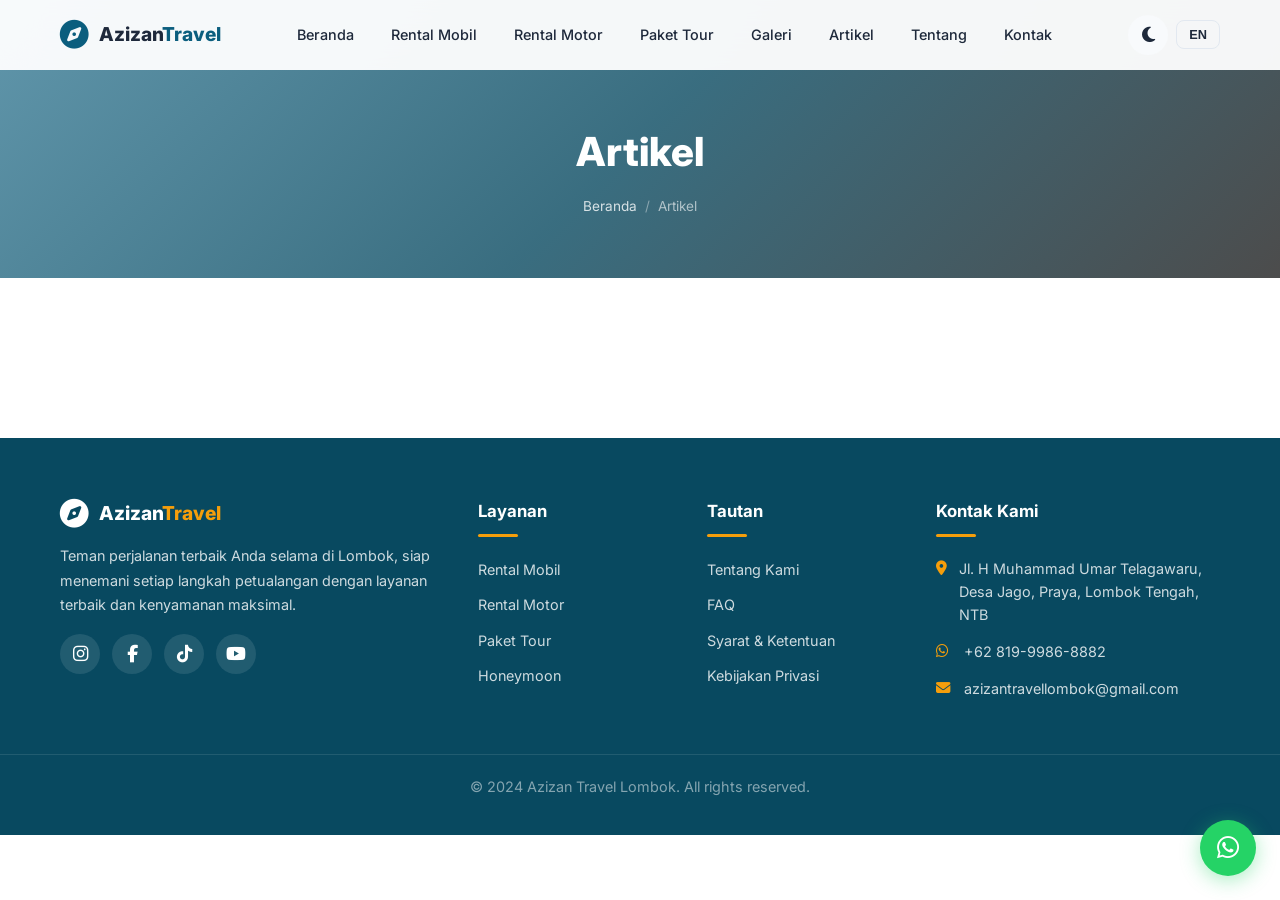
<file: artikel-detail.html>
<!DOCTYPE html>
<html lang="id">
<head>
  <meta charset="UTF-8">
  <meta name="viewport" content="width=device-width, initial-scale=1.0">
  <title>Artikel - Azizan Travel Lombok</title>
  <link rel="canonical" href="https://romadhanbp.github.io/azizantravellombok/artikel-detail.html">
  <link rel="preconnect" href="https://fonts.googleapis.com">
  <link rel="preconnect" href="https://fonts.gstatic.com" crossorigin>
  <link href="https://fonts.googleapis.com/css2?family=Inter:wght@400;500;600;700;800;900&display=swap" rel="stylesheet">
  <link rel="stylesheet" href="https://cdnjs.cloudflare.com/ajax/libs/font-awesome/6.5.1/css/all.min.css">
  <link rel="stylesheet" href="css/style.css">
</head>
<body>
  <nav class="navbar" role="navigation" aria-label="Navigasi utama">
    <div class="container">
      <a href="index.html" class="logo" aria-label="Azizan Travel Lombok">
        <i class="fas fa-compass" style="font-size:1.8rem"></i>
        <span>Azizan<span style="color:var(--primary)">Travel</span></span>
      </a>
      <ul class="nav-links">
        <li><a href="index.html" data-i18n="nav.home">Beranda</a></li>
        <li><a href="rental-mobil.html" data-i18n="nav.rental_mobil">Rental Mobil</a></li>
        <li><a href="rental-motor.html" data-i18n="nav.rental_motor">Rental Motor</a></li>
        <li><a href="paket-tour.html" data-i18n="nav.paket_tour">Paket Tour</a></li>
        <li><a href="galeri.html" data-i18n="nav.galeri">Galeri</a></li>
        <li><a href="artikel.html" data-i18n="nav.artikel">Artikel</a></li>
        <li><a href="tentang-kami.html" data-i18n="nav.tentang">Tentang</a></li>
        <li><a href="kontak-kami.html" data-i18n="nav.kontak">Kontak</a></li>
      </ul>
      <div class="nav-actions">
        <button class="theme-toggle" aria-label="Toggle dark mode"><i class="fas fa-moon"></i></button>
        <button class="lang-toggle">EN</button>
        <button class="hamburger" aria-label="Toggle menu">
          <span></span><span></span><span></span>
        </button>
      </div>
    </div>
  </nav>

  <div class="page-header has-img" style="background-image:url('https://images.unsplash.com/photo-1432821596592-e2c18b78144f?w=1400&h=500&fit=crop&fm=webp')">
    <div class="container">
      <h1 id="article-title-header">Artikel</h1>
      <div class="breadcrumb">
        <a href="index.html" data-i18n="breadcrumb.home">Beranda</a>
        <span class="sep">/</span>
        <span>Artikel</span>
      </div>
    </div>
  </div>

  <section class="section">
    <div class="container" style="max-width:800px" id="article-content"></div>
  </section>

  <footer>
    <div class="container">
      <div>
        <div class="logo" style="display:flex;align-items:center;gap:10px;font-weight:800;font-size:1.2rem;color:#fff;margin-bottom:16px">
          <i class="fas fa-compass" style="font-size:1.8rem"></i>
          <span>Azizan<span style="color:var(--secondary)">Travel</span></span>
        </div>
        <p data-i18n="footer.desc">Teman perjalanan terbaik Anda selama di Lombok, siap menemani setiap langkah petualangan dengan layanan terbaik dan kenyamanan maksimal.</p>
        <div class="social-links">
          <a href="https://instagram.com/azizantravellombok" target="_blank" aria-label="Instagram"><i class="fab fa-instagram"></i></a>
          <a href="https://facebook.com/azizantravellombok" target="_blank" aria-label="Facebook"><i class="fab fa-facebook-f"></i></a>
          <a href="https://tiktok.com/@azizantravellombok" target="_blank" aria-label="TikTok"><i class="fab fa-tiktok"></i></a>
          <a href="https://youtube.com/@azizantravellombok" target="_blank" aria-label="YouTube"><i class="fab fa-youtube"></i></a>
        </div>
      </div>
      <div>
        <h4 data-i18n="footer.layanan">Layanan</h4>
        <ul class="footer-links">
          <li><a href="rental-mobil.html" data-i18n="nav.rental_mobil">Rental Mobil</a></li>
          <li><a href="rental-motor.html" data-i18n="nav.rental_motor">Rental Motor</a></li>
          <li><a href="paket-tour.html" data-i18n="nav.paket_tour">Paket Tour</a></li>
          <li><a href="paket-tour.html" data-i18n="nav.honeymoon">Honeymoon</a></li>
        </ul>
      </div>
      <div>
        <h4 data-i18n="footer.links">Tautan</h4>
        <ul class="footer-links">
          <li><a href="tentang-kami.html" data-i18n="footer.tentang">Tentang Kami</a></li>
          <li><a href="faq.html" data-i18n="footer.faq">FAQ</a></li>
          <li><a href="syarat-ketentuan.html" data-i18n="footer.syarat">Syarat & Ketentuan</a></li>
          <li><a href="kebijakan-privasi.html" data-i18n="footer.privasi">Kebijakan Privasi</a></li>
        </ul>
      </div>
      <div>
        <h4 data-i18n="footer.kontak">Kontak Kami</h4>
        <ul class="contact-info">
          <li><i class="fas fa-map-marker-alt"></i> <span>Jl. H Muhammad Umar Telagawaru, Desa Jago, Praya, Lombok Tengah, NTB</span></li>
          <li><i class="fab fa-whatsapp"></i> <span>+62 819-9986-8882</span></li>
          <li><i class="fas fa-envelope"></i> <span>azizantravellombok@gmail.com</span></li>
        </ul>
      </div>
    </div>
    <div class="footer-bottom">
      <p>&copy; 2024 <span data-i18n="footer.copyright">Azizan Travel Lombok. All rights reserved.</span></p>
    </div>
  </footer>

  <a href="https://wa.me/6281999868882?text=Halo Azizan Travel Lombok, Saya Ingin Bertanya." target="_blank" class="whatsapp-float" aria-label="Chat WhatsApp">
    <i class="fab fa-whatsapp"></i>
  </a>

  <script src="js/i18n.js"></script>
  <script src="js/armada-data.js"></script>
  <script src="js/tour-data.js"></script>
  <script src="js/galeri-data.js"></script>
  <script src="js/main.js"></script>
</body>
</html>
</file>
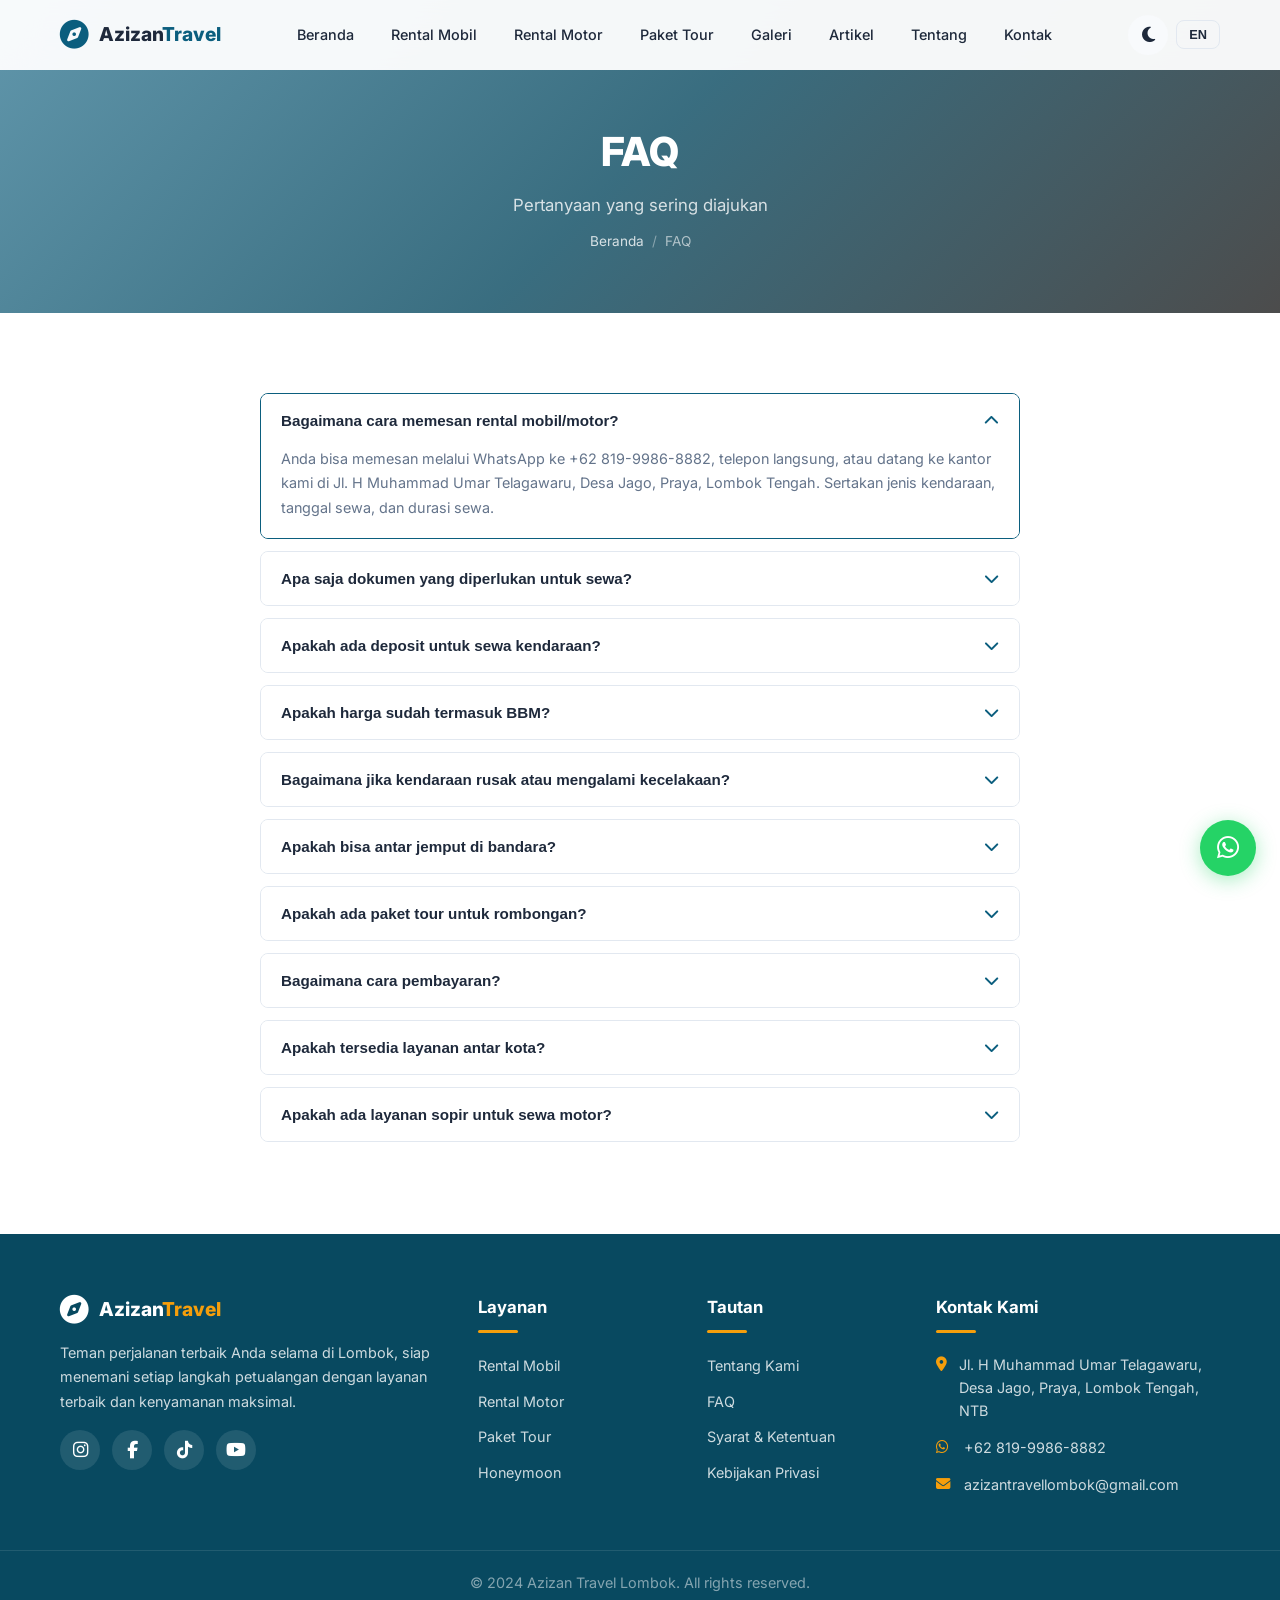
<file: faq.html>
<!DOCTYPE html>
<html lang="id">
<head>
  <meta charset="UTF-8">
  <meta name="viewport" content="width=device-width, initial-scale=1.0">
  <title>FAQ - Azizan Travel Lombok</title>
  <meta name="description" content="Pertanyaan yang sering diajukan tentang rental mobil, paket tour, dan layanan Azizan Travel Lombok.">
  <link rel="canonical" href="https://romadhanbp.github.io/azizantravellombok/faq.html">
  <link rel="preconnect" href="https://fonts.googleapis.com">
  <link rel="preconnect" href="https://fonts.gstatic.com" crossorigin>
  <link href="https://fonts.googleapis.com/css2?family=Inter:wght@400;500;600;700;800;900&display=swap" rel="stylesheet">
  <link rel="stylesheet" href="https://cdnjs.cloudflare.com/ajax/libs/font-awesome/6.5.1/css/all.min.css">
  <link rel="stylesheet" href="css/style.css">
</head>
<body>
  <nav class="navbar" role="navigation" aria-label="Navigasi utama">
    <div class="container">
      <a href="index.html" class="logo" aria-label="Azizan Travel Lombok">
        <i class="fas fa-compass" style="font-size:1.8rem"></i>
        <span>Azizan<span style="color:var(--primary)">Travel</span></span>
      </a>
      <ul class="nav-links">
        <li><a href="index.html" data-i18n="nav.home">Beranda</a></li>
        <li><a href="rental-mobil.html" data-i18n="nav.rental_mobil">Rental Mobil</a></li>
        <li><a href="rental-motor.html" data-i18n="nav.rental_motor">Rental Motor</a></li>
        <li><a href="paket-tour.html" data-i18n="nav.paket_tour">Paket Tour</a></li>
        <li><a href="galeri.html" data-i18n="nav.galeri">Galeri</a></li>
        <li><a href="artikel.html" data-i18n="nav.artikel">Artikel</a></li>
        <li><a href="tentang-kami.html" data-i18n="nav.tentang">Tentang</a></li>
        <li><a href="kontak-kami.html" data-i18n="nav.kontak">Kontak</a></li>
      </ul>
      <div class="nav-actions">
        <button class="theme-toggle" aria-label="Toggle dark mode"><i class="fas fa-moon"></i></button>
        <button class="lang-toggle">EN</button>
        <button class="hamburger" aria-label="Toggle menu">
          <span></span><span></span><span></span>
        </button>
      </div>
    </div>
  </nav>

  <div class="page-header has-img" style="background-image:url('https://images.unsplash.com/photo-1499750310107-5fef28a66643?w=1400&h=500&fit=crop&fm=webp')">
    <div class="container">
      <h1 data-i18n="faq_page.title">FAQ</h1>
      <p data-i18n="faq_page.subtitle">Pertanyaan yang sering diajukan</p>
      <div class="breadcrumb">
        <a href="index.html" data-i18n="breadcrumb.home">Beranda</a>
        <span class="sep">/</span>
        <span data-i18n="faq_page.title">FAQ</span>
      </div>
    </div>
  </div>

  <section class="section">
    <div class="container" style="max-width:800px">
      <div class="faq-item active">
        <button class="faq-question"><span>Bagaimana cara memesan rental mobil/motor?</span> <i class="fas fa-chevron-down"></i></button>
        <div class="faq-answer">Anda bisa memesan melalui WhatsApp ke +62 819-9986-8882, telepon langsung, atau datang ke kantor kami di Jl. H Muhammad Umar Telagawaru, Desa Jago, Praya, Lombok Tengah. Sertakan jenis kendaraan, tanggal sewa, dan durasi sewa.</div>
      </div>
      <div class="faq-item">
        <button class="faq-question"><span>Apa saja dokumen yang diperlukan untuk sewa?</span> <i class="fas fa-chevron-down"></i></button>
        <div class="faq-answer">Untuk sewa mobil/motor, Anda perlu menyertakan KTP asli dan SIM (SIM A untuk mobil, SIM C untuk motor). Untuk wisatawan asing, paspor dan SIM internasional diperlukan.</div>
      </div>
      <div class="faq-item">
        <button class="faq-question"><span>Apakah ada deposit untuk sewa kendaraan?</span> <i class="fas fa-chevron-down"></i></button>
        <div class="faq-answer">Ya, kami meminta deposit berupa uang tunai atau jaminan KTP untuk setiap penyewaan. Deposit akan dikembalikan setelah kendaraan dikembalikan dalam kondisi baik.</div>
      </div>
      <div class="faq-item">
        <button class="faq-question"><span>Apakah harga sudah termasuk BBM?</span> <i class="fas fa-chevron-down"></i></button>
        <div class="faq-answer">Untuk paket lepas kunci, harga belum termasuk BBM. Sedangkan paket dengan driver (Inc. Driver+BBM) sudah termasuk BBM dan biaya sopir.</div>
      </div>
      <div class="faq-item">
        <button class="faq-question"><span>Bagaimana jika kendaraan rusak atau mengalami kecelakaan?</span> <i class="fas fa-chevron-down"></i></button>
        <div class="faq-answer">Kerusakan ringan akibat pemakaian normal menjadi tanggungan penyewa. Untuk kecelakaan, akan ditangani sesuai prosedur asuransi kendaraan. Kami sarankan untuk memiliki asuransi perjalanan tambahan.</div>
      </div>
      <div class="faq-item">
        <button class="faq-question"><span>Apakah bisa antar jemput di bandara?</span> <i class="fas fa-chevron-down"></i></button>
        <div class="faq-answer">Tentu! Kami menyediakan layanan antar jemput gratis dari Bandara Internasional Lombok (LOP) untuk penyewaan mobil/tour tertentu. Silakan konfirmasi saat pemesanan.</div>
      </div>
      <div class="faq-item">
        <button class="faq-question"><span>Apakah ada paket tour untuk rombongan?</span> <i class="fas fa-chevron-down"></i></button>
        <div class="faq-answer">Ya, kami melayani tour untuk rombongan dengan harga khusus. Semakin banyak peserta, harga per orang semakin murah. Hubungi kami untuk negosiasi harga rombongan.</div>
      </div>
      <div class="faq-item">
        <button class="faq-question"><span>Bagaimana cara pembayaran?</span> <i class="fas fa-chevron-down"></i></button>
        <div class="faq-answer">Pembayaran dapat dilakukan secara tunai, transfer bank (BCA/Mandiri/BNI), atau melalui e-wallet (GoPay/OVO/DANA). DP 50% diperlukan untuk konfirmasi pemesanan.</div>
      </div>
      <div class="faq-item">
        <button class="faq-question"><span>Apakah tersedia layanan antar kota?</span> <i class="fas fa-chevron-down"></i></button>
        <div class="faq-answer">Ya, kami melayani perjalanan antar kota di Lombok dan juga ke tujuan tertentu di luar Lombok dengan biaya tambahan. Silakan konsultasikan dengan kami.</div>
      </div>
      <div class="faq-item">
        <button class="faq-question"><span>Apakah ada layanan sopir untuk sewa motor?</span> <i class="fas fa-chevron-down"></i></button>
        <div class="faq-answer">Untuk sewa motor bersifat lepas kunci (self drive). Namun, kami bisa merekomendasikan guide lokal jika Anda membutuhkan pemandu wisata.</div>
      </div>
    </div>
  </section>

  <footer>
    <div class="container">
      <div>
        <div class="logo" style="display:flex;align-items:center;gap:10px;font-weight:800;font-size:1.2rem;color:#fff;margin-bottom:16px">
          <i class="fas fa-compass" style="font-size:1.8rem"></i>
          <span>Azizan<span style="color:var(--secondary)">Travel</span></span>
        </div>
        <p data-i18n="footer.desc">Teman perjalanan terbaik Anda selama di Lombok, siap menemani setiap langkah petualangan dengan layanan terbaik dan kenyamanan maksimal.</p>
        <div class="social-links">
          <a href="https://instagram.com/azizantravellombok" target="_blank" aria-label="Instagram"><i class="fab fa-instagram"></i></a>
          <a href="https://facebook.com/azizantravellombok" target="_blank" aria-label="Facebook"><i class="fab fa-facebook-f"></i></a>
          <a href="https://tiktok.com/@azizantravellombok" target="_blank" aria-label="TikTok"><i class="fab fa-tiktok"></i></a>
          <a href="https://youtube.com/@azizantravellombok" target="_blank" aria-label="YouTube"><i class="fab fa-youtube"></i></a>
        </div>
      </div>
      <div>
        <h4 data-i18n="footer.layanan">Layanan</h4>
        <ul class="footer-links">
          <li><a href="rental-mobil.html" data-i18n="nav.rental_mobil">Rental Mobil</a></li>
          <li><a href="rental-motor.html" data-i18n="nav.rental_motor">Rental Motor</a></li>
          <li><a href="paket-tour.html" data-i18n="nav.paket_tour">Paket Tour</a></li>
          <li><a href="paket-tour.html" data-i18n="nav.honeymoon">Honeymoon</a></li>
        </ul>
      </div>
      <div>
        <h4 data-i18n="footer.links">Tautan</h4>
        <ul class="footer-links">
          <li><a href="tentang-kami.html" data-i18n="footer.tentang">Tentang Kami</a></li>
          <li><a href="faq.html" data-i18n="footer.faq">FAQ</a></li>
          <li><a href="syarat-ketentuan.html" data-i18n="footer.syarat">Syarat & Ketentuan</a></li>
          <li><a href="kebijakan-privasi.html" data-i18n="footer.privasi">Kebijakan Privasi</a></li>
        </ul>
      </div>
      <div>
        <h4 data-i18n="footer.kontak">Kontak Kami</h4>
        <ul class="contact-info">
          <li><i class="fas fa-map-marker-alt"></i> <span>Jl. H Muhammad Umar Telagawaru, Desa Jago, Praya, Lombok Tengah, NTB</span></li>
          <li><i class="fab fa-whatsapp"></i> <span>+62 819-9986-8882</span></li>
          <li><i class="fas fa-envelope"></i> <span>azizantravellombok@gmail.com</span></li>
        </ul>
      </div>
    </div>
    <div class="footer-bottom">
      <p>&copy; 2024 <span data-i18n="footer.copyright">Azizan Travel Lombok. All rights reserved.</span></p>
    </div>
  </footer>

  <a href="https://wa.me/6281999868882?text=Halo Azizan Travel Lombok, Saya Ingin Bertanya." target="_blank" class="whatsapp-float" aria-label="Chat WhatsApp">
    <i class="fab fa-whatsapp"></i>
  </a>

  <script src="js/i18n.js"></script>
  <script src="js/armada-data.js"></script>
  <script src="js/tour-data.js"></script>
  <script src="js/galeri-data.js"></script>
  <script src="js/main.js"></script>
</body>
</html>
</file>
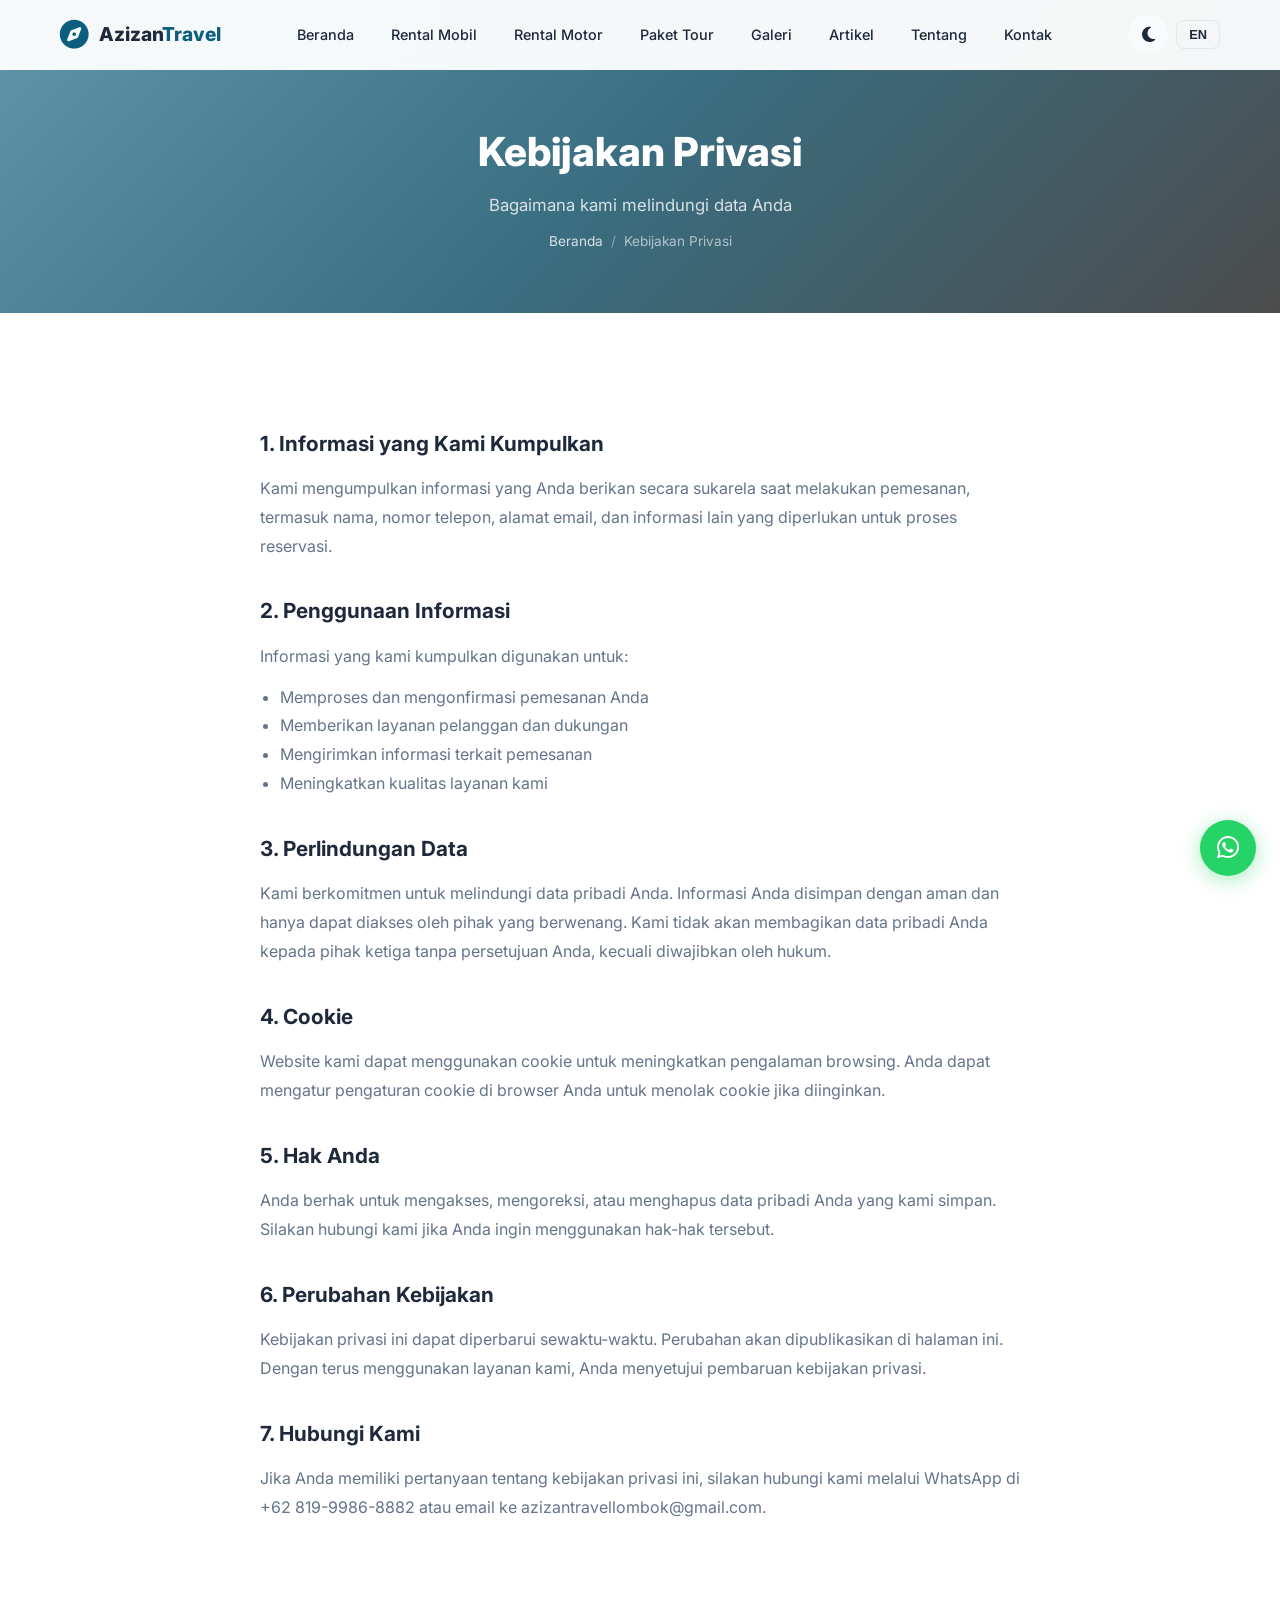
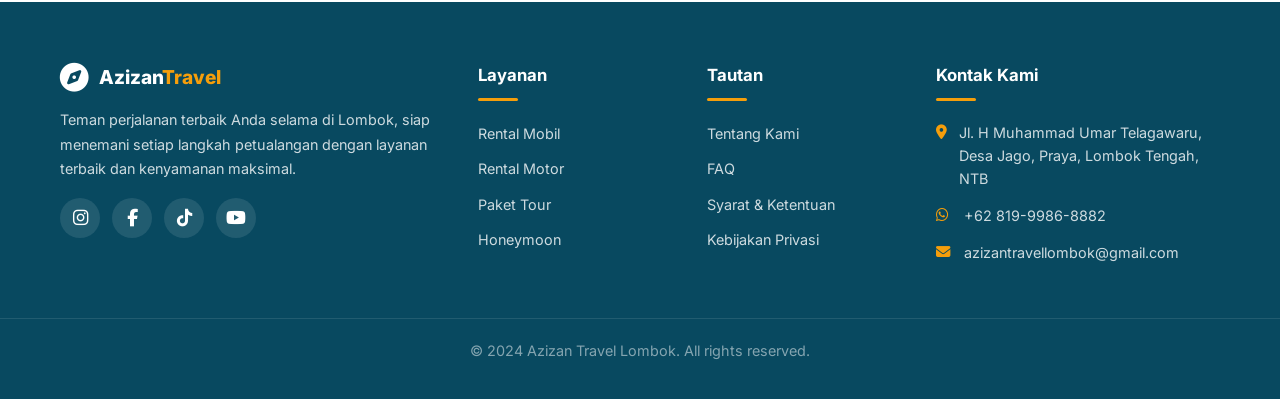
<file: kebijakan-privasi.html>
<!DOCTYPE html>
<html lang="id">
<head>
  <meta charset="UTF-8">
  <meta name="viewport" content="width=device-width, initial-scale=1.0">
  <title>Kebijakan Privasi - Azizan Travel Lombok</title>
  <link rel="canonical" href="https://romadhanbp.github.io/azizantravellombok/kebijakan-privasi.html">
  <link rel="preconnect" href="https://fonts.googleapis.com">
  <link rel="preconnect" href="https://fonts.gstatic.com" crossorigin>
  <link href="https://fonts.googleapis.com/css2?family=Inter:wght@400;500;600;700;800;900&display=swap" rel="stylesheet">
  <link rel="stylesheet" href="https://cdnjs.cloudflare.com/ajax/libs/font-awesome/6.5.1/css/all.min.css">
  <link rel="stylesheet" href="css/style.css">
</head>
<body>
  <nav class="navbar" role="navigation" aria-label="Navigasi utama">
    <div class="container">
      <a href="index.html" class="logo" aria-label="Azizan Travel Lombok">
        <i class="fas fa-compass" style="font-size:1.8rem"></i>
        <span>Azizan<span style="color:var(--primary)">Travel</span></span>
      </a>
      <ul class="nav-links">
        <li><a href="index.html" data-i18n="nav.home">Beranda</a></li>
        <li><a href="rental-mobil.html" data-i18n="nav.rental_mobil">Rental Mobil</a></li>
        <li><a href="rental-motor.html" data-i18n="nav.rental_motor">Rental Motor</a></li>
        <li><a href="paket-tour.html" data-i18n="nav.paket_tour">Paket Tour</a></li>
        <li><a href="galeri.html" data-i18n="nav.galeri">Galeri</a></li>
        <li><a href="artikel.html" data-i18n="nav.artikel">Artikel</a></li>
        <li><a href="tentang-kami.html" data-i18n="nav.tentang">Tentang</a></li>
        <li><a href="kontak-kami.html" data-i18n="nav.kontak">Kontak</a></li>
      </ul>
      <div class="nav-actions">
        <button class="theme-toggle" aria-label="Toggle dark mode"><i class="fas fa-moon"></i></button>
        <button class="lang-toggle">EN</button>
        <button class="hamburger" aria-label="Toggle menu">
          <span></span><span></span><span></span>
        </button>
      </div>
    </div>
  </nav>

  <div class="page-header has-img" style="background-image:url('https://images.unsplash.com/photo-1550751827-4bd374c3f58b?w=1400&h=500&fit=crop&fm=webp')">
    <div class="container">
      <h1 data-i18n="privasi_page.title">Kebijakan Privasi</h1>
      <p data-i18n="privasi_page.subtitle">Bagaimana kami melindungi data Anda</p>
      <div class="breadcrumb">
        <a href="index.html" data-i18n="breadcrumb.home">Beranda</a>
        <span class="sep">/</span>
        <span data-i18n="privasi_page.title">Kebijakan Privasi</span>
      </div>
    </div>
  </div>

  <section class="section">
    <div class="container" style="max-width:800px">
      <div style="line-height:1.8;color:var(--text-light)">
        <h2 style="color:var(--text);font-size:1.3rem;margin-bottom:12px;margin-top:32px">1. Informasi yang Kami Kumpulkan</h2>
        <p>Kami mengumpulkan informasi yang Anda berikan secara sukarela saat melakukan pemesanan, termasuk nama, nomor telepon, alamat email, dan informasi lain yang diperlukan untuk proses reservasi.</p>

        <h2 style="color:var(--text);font-size:1.3rem;margin-bottom:12px;margin-top:32px">2. Penggunaan Informasi</h2>
        <p>Informasi yang kami kumpulkan digunakan untuk:</p>
        <ul style="padding-left:20px;margin:12px 0;list-style:disc">
          <li>Memproses dan mengonfirmasi pemesanan Anda</li>
          <li>Memberikan layanan pelanggan dan dukungan</li>
          <li>Mengirimkan informasi terkait pemesanan</li>
          <li>Meningkatkan kualitas layanan kami</li>
        </ul>

        <h2 style="color:var(--text);font-size:1.3rem;margin-bottom:12px;margin-top:32px">3. Perlindungan Data</h2>
        <p>Kami berkomitmen untuk melindungi data pribadi Anda. Informasi Anda disimpan dengan aman dan hanya dapat diakses oleh pihak yang berwenang. Kami tidak akan membagikan data pribadi Anda kepada pihak ketiga tanpa persetujuan Anda, kecuali diwajibkan oleh hukum.</p>

        <h2 style="color:var(--text);font-size:1.3rem;margin-bottom:12px;margin-top:32px">4. Cookie</h2>
        <p>Website kami dapat menggunakan cookie untuk meningkatkan pengalaman browsing. Anda dapat mengatur pengaturan cookie di browser Anda untuk menolak cookie jika diinginkan.</p>

        <h2 style="color:var(--text);font-size:1.3rem;margin-bottom:12px;margin-top:32px">5. Hak Anda</h2>
        <p>Anda berhak untuk mengakses, mengoreksi, atau menghapus data pribadi Anda yang kami simpan. Silakan hubungi kami jika Anda ingin menggunakan hak-hak tersebut.</p>

        <h2 style="color:var(--text);font-size:1.3rem;margin-bottom:12px;margin-top:32px">6. Perubahan Kebijakan</h2>
        <p>Kebijakan privasi ini dapat diperbarui sewaktu-waktu. Perubahan akan dipublikasikan di halaman ini. Dengan terus menggunakan layanan kami, Anda menyetujui pembaruan kebijakan privasi.</p>

        <h2 style="color:var(--text);font-size:1.3rem;margin-bottom:12px;margin-top:32px">7. Hubungi Kami</h2>
        <p>Jika Anda memiliki pertanyaan tentang kebijakan privasi ini, silakan hubungi kami melalui WhatsApp di +62 819-9986-8882 atau email ke azizantravellombok@gmail.com.</p>
      </div>
    </div>
  </section>

  <footer>
    <div class="container">
      <div>
        <div class="logo" style="display:flex;align-items:center;gap:10px;font-weight:800;font-size:1.2rem;color:#fff;margin-bottom:16px">
          <i class="fas fa-compass" style="font-size:1.8rem"></i>
          <span>Azizan<span style="color:var(--secondary)">Travel</span></span>
        </div>
        <p data-i18n="footer.desc">Teman perjalanan terbaik Anda selama di Lombok, siap menemani setiap langkah petualangan dengan layanan terbaik dan kenyamanan maksimal.</p>
        <div class="social-links">
          <a href="https://instagram.com/azizantravellombok" target="_blank" aria-label="Instagram"><i class="fab fa-instagram"></i></a>
          <a href="https://facebook.com/azizantravellombok" target="_blank" aria-label="Facebook"><i class="fab fa-facebook-f"></i></a>
          <a href="https://tiktok.com/@azizantravellombok" target="_blank" aria-label="TikTok"><i class="fab fa-tiktok"></i></a>
          <a href="https://youtube.com/@azizantravellombok" target="_blank" aria-label="YouTube"><i class="fab fa-youtube"></i></a>
        </div>
      </div>
      <div>
        <h4 data-i18n="footer.layanan">Layanan</h4>
        <ul class="footer-links">
          <li><a href="rental-mobil.html" data-i18n="nav.rental_mobil">Rental Mobil</a></li>
          <li><a href="rental-motor.html" data-i18n="nav.rental_motor">Rental Motor</a></li>
          <li><a href="paket-tour.html" data-i18n="nav.paket_tour">Paket Tour</a></li>
          <li><a href="paket-tour.html" data-i18n="nav.honeymoon">Honeymoon</a></li>
        </ul>
      </div>
      <div>
        <h4 data-i18n="footer.links">Tautan</h4>
        <ul class="footer-links">
          <li><a href="tentang-kami.html" data-i18n="footer.tentang">Tentang Kami</a></li>
          <li><a href="faq.html" data-i18n="footer.faq">FAQ</a></li>
          <li><a href="syarat-ketentuan.html" data-i18n="footer.syarat">Syarat & Ketentuan</a></li>
          <li><a href="kebijakan-privasi.html" data-i18n="footer.privasi">Kebijakan Privasi</a></li>
        </ul>
      </div>
      <div>
        <h4 data-i18n="footer.kontak">Kontak Kami</h4>
        <ul class="contact-info">
          <li><i class="fas fa-map-marker-alt"></i> <span>Jl. H Muhammad Umar Telagawaru, Desa Jago, Praya, Lombok Tengah, NTB</span></li>
          <li><i class="fab fa-whatsapp"></i> <span>+62 819-9986-8882</span></li>
          <li><i class="fas fa-envelope"></i> <span>azizantravellombok@gmail.com</span></li>
        </ul>
      </div>
    </div>
    <div class="footer-bottom">
      <p>&copy; 2024 <span data-i18n="footer.copyright">Azizan Travel Lombok. All rights reserved.</span></p>
    </div>
  </footer>

  <a href="https://wa.me/6281999868882?text=Halo Azizan Travel Lombok, Saya Ingin Bertanya." target="_blank" class="whatsapp-float" aria-label="Chat WhatsApp">
    <i class="fab fa-whatsapp"></i>
  </a>

  <script src="js/i18n.js"></script>
  <script src="js/armada-data.js"></script>
  <script src="js/tour-data.js"></script>
  <script src="js/galeri-data.js"></script>
  <script src="js/main.js"></script>
</body>
</html>
</file>
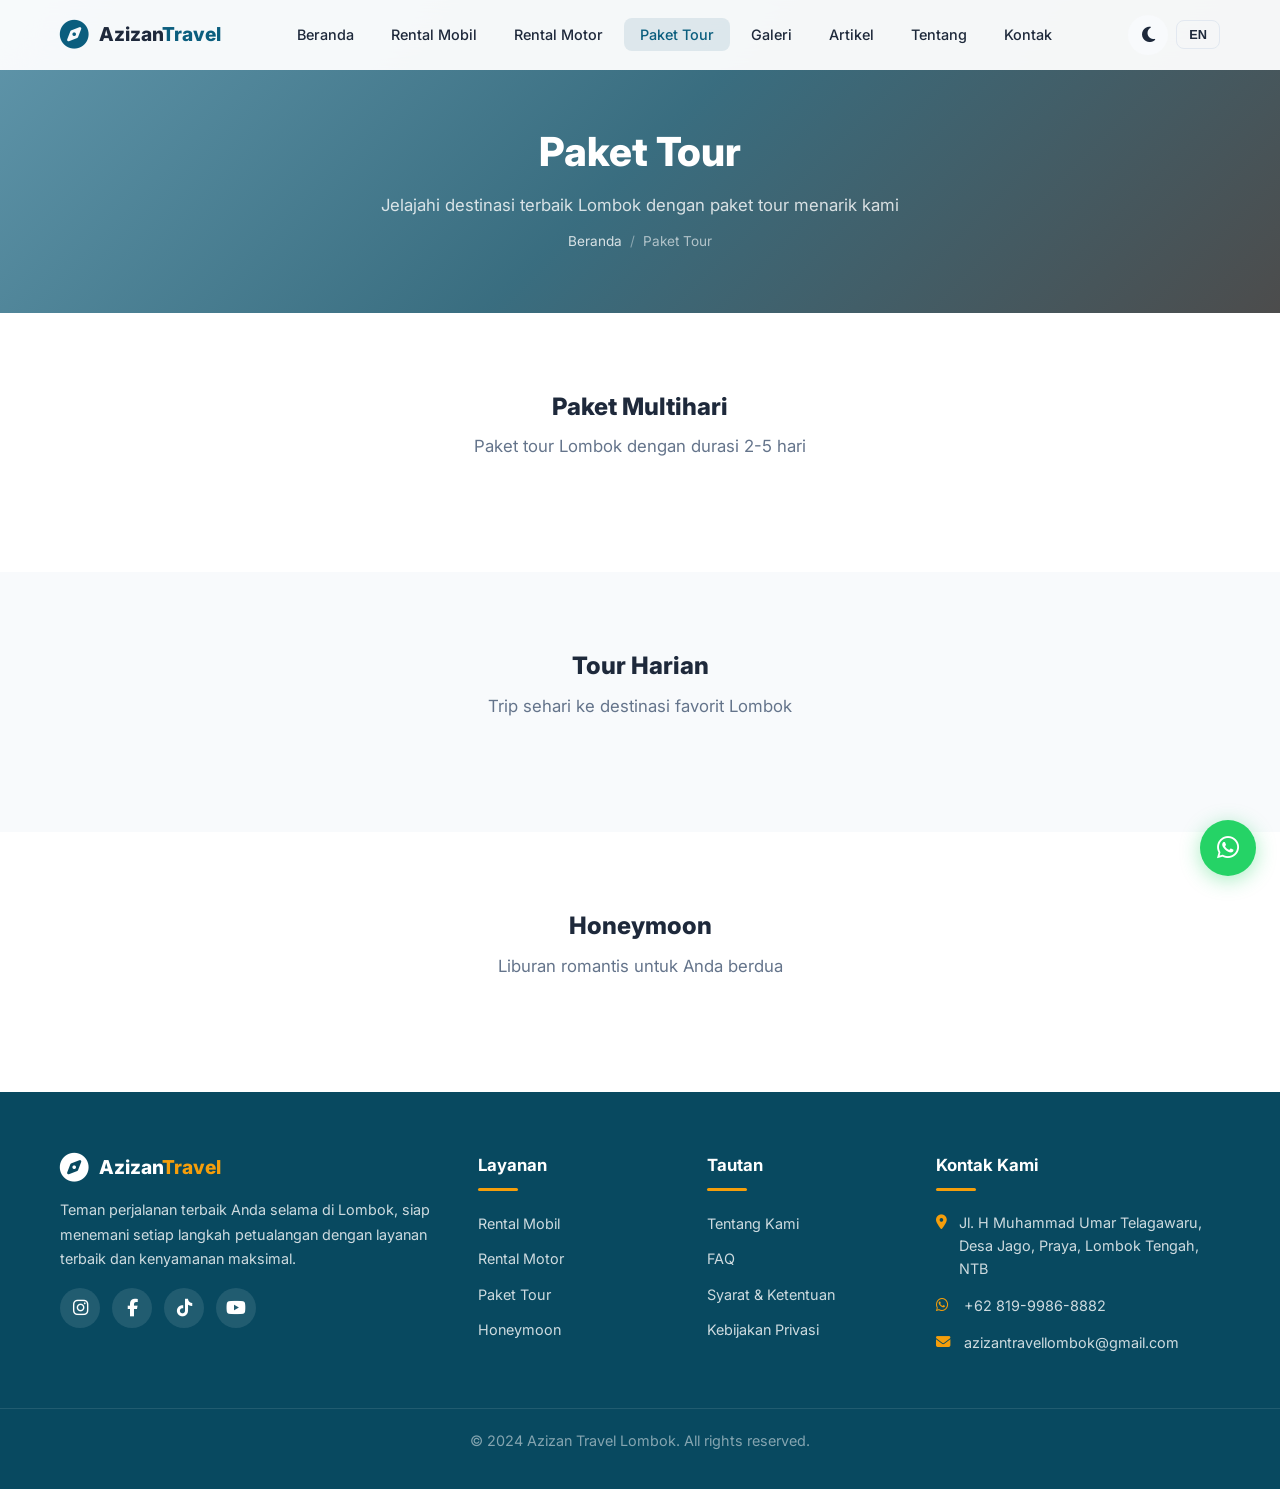
<file: paket-tour.html>
<!DOCTYPE html>
<html lang="id">
<head>
  <meta charset="UTF-8">
  <meta name="viewport" content="width=device-width, initial-scale=1.0">
  <title>Paket Tour Lombok - Azizan Travel Lombok</title>
  <meta name="description" content="Paket tour Lombok murah dan lengkap. Tour 2D1N, 3D2N, 4D3N, 5D4N, tour harian, honeymoon, trip Gili, Pink Beach, Mandalika.">
  <link rel="canonical" href="https://romadhanbp.github.io/azizantravellombok/paket-tour.html">
  <link rel="preconnect" href="https://fonts.googleapis.com">
  <link rel="preconnect" href="https://fonts.gstatic.com" crossorigin>
  <link href="https://fonts.googleapis.com/css2?family=Inter:wght@400;500;600;700;800;900&display=swap" rel="stylesheet">
  <link rel="stylesheet" href="https://cdnjs.cloudflare.com/ajax/libs/font-awesome/6.5.1/css/all.min.css">
  <link rel="stylesheet" href="css/style.css">
</head>
<body>
  <nav class="navbar" role="navigation" aria-label="Navigasi utama">
    <div class="container">
      <a href="index.html" class="logo" aria-label="Azizan Travel Lombok">
        <i class="fas fa-compass" style="font-size:1.8rem"></i>
        <span>Azizan<span style="color:var(--primary)">Travel</span></span>
      </a>
      <ul class="nav-links">
        <li><a href="index.html" data-i18n="nav.home">Beranda</a></li>
        <li><a href="rental-mobil.html" data-i18n="nav.rental_mobil">Rental Mobil</a></li>
        <li><a href="rental-motor.html" data-i18n="nav.rental_motor">Rental Motor</a></li>
        <li><a href="paket-tour.html" data-i18n="nav.paket_tour" class="active">Paket Tour</a></li>
        <li><a href="galeri.html" data-i18n="nav.galeri">Galeri</a></li>
        <li><a href="artikel.html" data-i18n="nav.artikel">Artikel</a></li>
        <li><a href="tentang-kami.html" data-i18n="nav.tentang">Tentang</a></li>
        <li><a href="kontak-kami.html" data-i18n="nav.kontak">Kontak</a></li>
      </ul>
      <div class="nav-actions">
        <button class="theme-toggle" aria-label="Toggle dark mode"><i class="fas fa-moon"></i></button>
        <button class="lang-toggle">EN</button>
        <button class="hamburger" aria-label="Toggle menu">
          <span></span><span></span><span></span>
        </button>
      </div>
    </div>
  </nav>

  <div class="page-header has-img" style="background-image:url('https://images.unsplash.com/photo-1507525428034-b723cf961d3e?w=1400&h=500&fit=crop&fm=webp')">
    <div class="container">
      <h1 data-i18n="nav.paket_tour">Paket Tour Lombok</h1>
      <p data-i18n="tour.subtitle">Jelajahi destinasi terbaik Lombok dengan paket tour menarik kami</p>
      <div class="breadcrumb">
        <a href="index.html" data-i18n="breadcrumb.home">Beranda</a>
        <span class="sep">/</span>
        <span data-i18n="nav.paket_tour">Paket Tour</span>
      </div>
    </div>
  </div>

  <section class="section">
    <div class="container">
      <div style="text-align:center;margin-bottom:32px">
        <h2 class="section-title" style="font-size:1.5rem">Paket Multihari</h2>
        <p class="section-subtitle" style="margin-bottom:0">Paket tour Lombok dengan durasi 2-5 hari</p>
      </div>
      <div class="grid-3" id="tour-grid-multiday"></div>
    </div>
  </section>

  <section class="section section-alt">
    <div class="container">
      <div style="text-align:center;margin-bottom:32px">
        <h2 class="section-title" style="font-size:1.5rem" data-i18n="tour_harian">Tour Harian</h2>
        <p class="section-subtitle" style="margin-bottom:0">Trip sehari ke destinasi favorit Lombok</p>
      </div>
      <div class="grid-3" id="tour-grid-harian"></div>
    </div>
  </section>

  <section class="section">
    <div class="container">
      <div style="text-align:center;margin-bottom:32px">
        <h2 class="section-title" style="font-size:1.5rem" data-i18n="nav.honeymoon">Paket Honeymoon</h2>
        <p class="section-subtitle" style="margin-bottom:0">Liburan romantis untuk Anda berdua</p>
      </div>
      <div class="grid-3" id="tour-grid-honeymoon"></div>
    </div>
  </section>

  <footer>
    <div class="container">
      <div>
        <div class="logo" style="display:flex;align-items:center;gap:10px;font-weight:800;font-size:1.2rem;color:#fff;margin-bottom:16px">
          <i class="fas fa-compass" style="font-size:1.8rem"></i>
          <span>Azizan<span style="color:var(--secondary)">Travel</span></span>
        </div>
        <p data-i18n="footer.desc">Teman perjalanan terbaik Anda selama di Lombok, siap menemani setiap langkah petualangan dengan layanan terbaik dan kenyamanan maksimal.</p>
        <div class="social-links">
          <a href="https://instagram.com/azizantravellombok" target="_blank" aria-label="Instagram"><i class="fab fa-instagram"></i></a>
          <a href="https://facebook.com/azizantravellombok" target="_blank" aria-label="Facebook"><i class="fab fa-facebook-f"></i></a>
          <a href="https://tiktok.com/@azizantravellombok" target="_blank" aria-label="TikTok"><i class="fab fa-tiktok"></i></a>
          <a href="https://youtube.com/@azizantravellombok" target="_blank" aria-label="YouTube"><i class="fab fa-youtube"></i></a>
        </div>
      </div>
      <div>
        <h4 data-i18n="footer.layanan">Layanan</h4>
        <ul class="footer-links">
          <li><a href="rental-mobil.html" data-i18n="nav.rental_mobil">Rental Mobil</a></li>
          <li><a href="rental-motor.html" data-i18n="nav.rental_motor">Rental Motor</a></li>
          <li><a href="paket-tour.html" data-i18n="nav.paket_tour">Paket Tour</a></li>
          <li><a href="paket-tour.html" data-i18n="nav.honeymoon">Honeymoon</a></li>
        </ul>
      </div>
      <div>
        <h4 data-i18n="footer.links">Tautan</h4>
        <ul class="footer-links">
          <li><a href="tentang-kami.html" data-i18n="footer.tentang">Tentang Kami</a></li>
          <li><a href="faq.html" data-i18n="footer.faq">FAQ</a></li>
          <li><a href="syarat-ketentuan.html" data-i18n="footer.syarat">Syarat & Ketentuan</a></li>
          <li><a href="kebijakan-privasi.html" data-i18n="footer.privasi">Kebijakan Privasi</a></li>
        </ul>
      </div>
      <div>
        <h4 data-i18n="footer.kontak">Kontak Kami</h4>
        <ul class="contact-info">
          <li><i class="fas fa-map-marker-alt"></i> <span>Jl. H Muhammad Umar Telagawaru, Desa Jago, Praya, Lombok Tengah, NTB</span></li>
          <li><i class="fab fa-whatsapp"></i> <span>+62 819-9986-8882</span></li>
          <li><i class="fas fa-envelope"></i> <span>azizantravellombok@gmail.com</span></li>
        </ul>
      </div>
    </div>
    <div class="footer-bottom">
      <p>&copy; 2024 <span data-i18n="footer.copyright">Azizan Travel Lombok. All rights reserved.</span></p>
    </div>
  </footer>

  <a href="https://wa.me/6281999868882?text=Halo Azizan Travel Lombok, Saya Ingin Bertanya." target="_blank" class="whatsapp-float" aria-label="Chat WhatsApp">
    <i class="fab fa-whatsapp"></i>
  </a>

  <script src="js/i18n.js"></script>
  <script src="js/armada-data.js"></script>
  <script src="js/tour-data.js"></script>
  <script src="js/galeri-data.js"></script>
  <script src="js/main.js"></script>

  <script>
    function hashStr(s) { let h=0; for(let i=0;i<s.length;i++) { h=((h<<5)-h)+s.charCodeAt(i); h|=0; } return Math.abs(h)%1000; }
    document.addEventListener('DOMContentLoaded', () => {
      function renderCategory(containerId, kategori) {
        const container = document.getElementById(containerId);
        if (!container) return;
        const l = lang.current;
        const data = tourPackages.filter(t => t.kategori === kategori);
        const labelMulai = lang.data[l].tour.mulai;
        const labelPesan = lang.data[l].tour.pesan;
        const labelDetail = lang.data[l].tour.detail;
        container.innerHTML = data.map(tour => {
          const lock = hashStr(tour.id);
          return `<div class="card animate-on-scroll">
            <img src="https://loremflickr.com/400/280/lombok,travel?lock=${lock}" alt="${tour.nama[l]}" class="card-img" loading="lazy">
            <div class="card-body">
              <div style="font-size:0.8rem;color:var(--text-light);margin-bottom:6px;display:flex;gap:8px">
                <span>${tour.durasi[l]}</span>
              </div>
              <h3>${tour.nama[l]}</h3>
              <div class="card-price">${labelMulai} ${formatRupiah ? formatRupiah(tour.harga) : 'Rp ' + tour.harga.toString().replace(/\B(?=(\d{3})+(?!\d))/g, '.')} <small>/ Pax</small></div>
              <div style="display:flex;gap:8px">
                <a href="${getTourWA ? getTourWA(tour) : '#'}" target="_blank" class="btn btn-sm btn-wa" style="flex:1;justify-content:center"><i class="fab fa-whatsapp"></i> ${labelPesan}</a>
                <a href="detail-tour.html?id=${tour.id}" class="btn btn-sm btn-outline" style="flex:1;justify-content:center">${labelDetail}</a>
              </div>
            </div>
          </div>`;
        }).join('');
        const els = container.querySelectorAll('.animate-on-scroll:not(.animated)');
        const obs = new IntersectionObserver(entries => {
          entries.forEach(e => { if (e.isIntersecting) { e.target.classList.add('animated'); obs.unobserve(e.target); } });
        }, { threshold: 0.15 });
        els.forEach(el => obs.observe(el));
      }
      renderCategory('tour-grid-multiday', 'multiday');
      renderCategory('tour-grid-harian', 'harian');
      renderCategory('tour-grid-honeymoon', 'honeymoon');
    });
  </script>
</body>
</html>
</file>
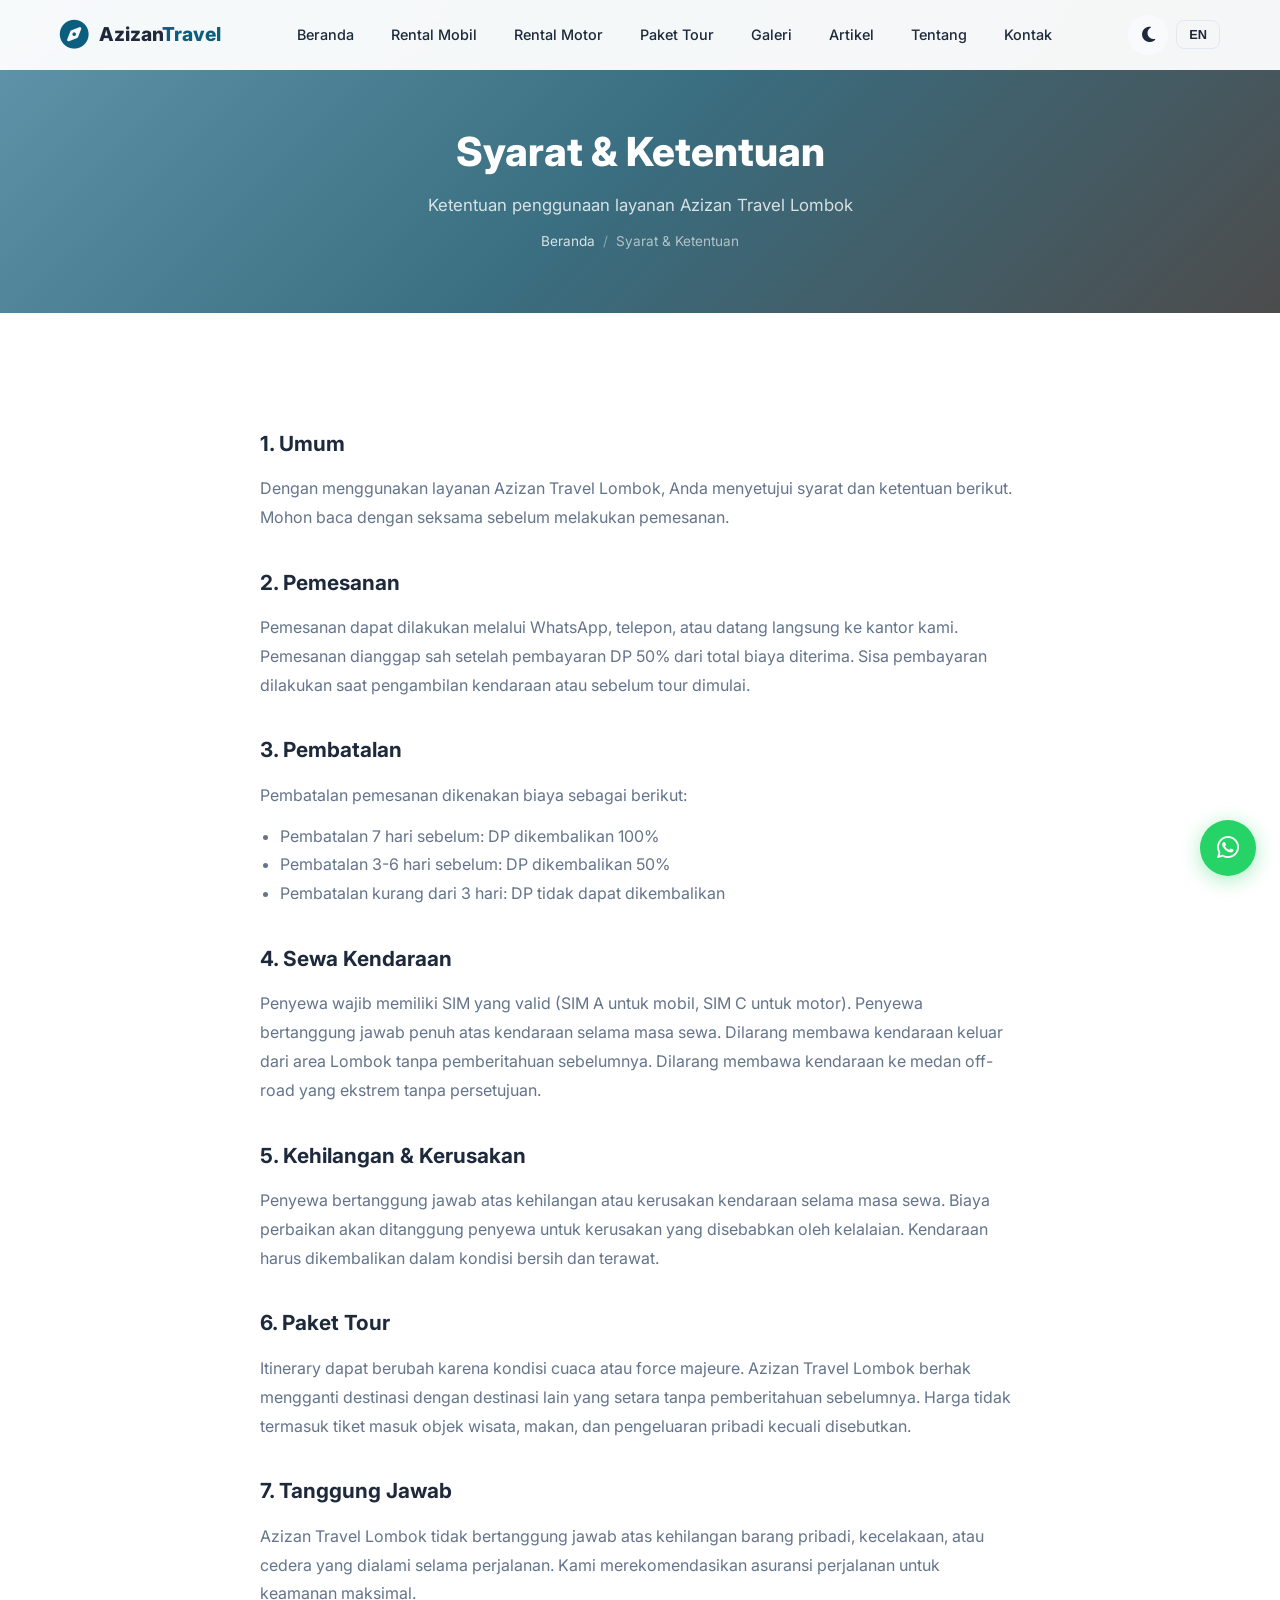
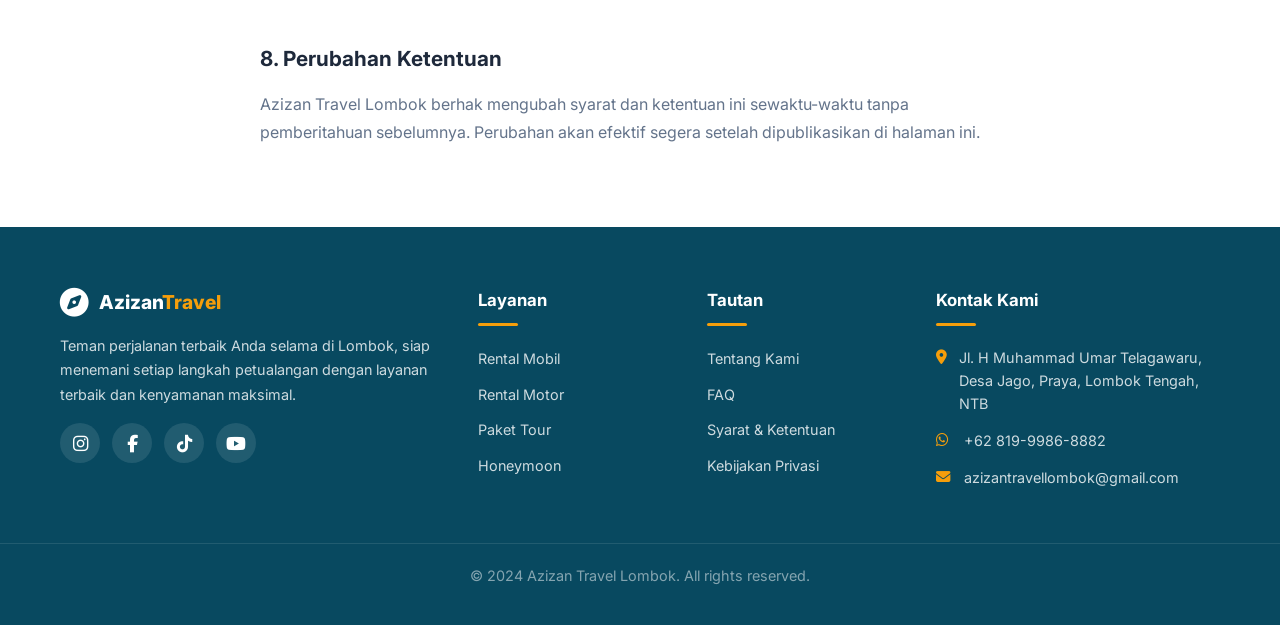
<file: syarat-ketentuan.html>
<!DOCTYPE html>
<html lang="id">
<head>
  <meta charset="UTF-8">
  <meta name="viewport" content="width=device-width, initial-scale=1.0">
  <title>Syarat & Ketentuan - Azizan Travel Lombok</title>
  <link rel="canonical" href="https://romadhanbp.github.io/azizantravellombok/syarat-ketentuan.html">
  <link rel="preconnect" href="https://fonts.googleapis.com">
  <link rel="preconnect" href="https://fonts.gstatic.com" crossorigin>
  <link href="https://fonts.googleapis.com/css2?family=Inter:wght@400;500;600;700;800;900&display=swap" rel="stylesheet">
  <link rel="stylesheet" href="https://cdnjs.cloudflare.com/ajax/libs/font-awesome/6.5.1/css/all.min.css">
  <link rel="stylesheet" href="css/style.css">
</head>
<body>
  <nav class="navbar" role="navigation" aria-label="Navigasi utama">
    <div class="container">
      <a href="index.html" class="logo" aria-label="Azizan Travel Lombok">
        <i class="fas fa-compass" style="font-size:1.8rem"></i>
        <span>Azizan<span style="color:var(--primary)">Travel</span></span>
      </a>
      <ul class="nav-links">
        <li><a href="index.html" data-i18n="nav.home">Beranda</a></li>
        <li><a href="rental-mobil.html" data-i18n="nav.rental_mobil">Rental Mobil</a></li>
        <li><a href="rental-motor.html" data-i18n="nav.rental_motor">Rental Motor</a></li>
        <li><a href="paket-tour.html" data-i18n="nav.paket_tour">Paket Tour</a></li>
        <li><a href="galeri.html" data-i18n="nav.galeri">Galeri</a></li>
        <li><a href="artikel.html" data-i18n="nav.artikel">Artikel</a></li>
        <li><a href="tentang-kami.html" data-i18n="nav.tentang">Tentang</a></li>
        <li><a href="kontak-kami.html" data-i18n="nav.kontak">Kontak</a></li>
      </ul>
      <div class="nav-actions">
        <button class="theme-toggle" aria-label="Toggle dark mode"><i class="fas fa-moon"></i></button>
        <button class="lang-toggle">EN</button>
        <button class="hamburger" aria-label="Toggle menu">
          <span></span><span></span><span></span>
        </button>
      </div>
    </div>
  </nav>

  <div class="page-header has-img" style="background-image:url('https://images.unsplash.com/photo-1450101499163-c8848c66ca85?w=1400&h=500&fit=crop&fm=webp')">
    <div class="container">
      <h1 data-i18n="syarat_page.title">Syarat & Ketentuan</h1>
      <p data-i18n="syarat_page.subtitle">Ketentuan penggunaan layanan Azizan Travel Lombok</p>
      <div class="breadcrumb">
        <a href="index.html" data-i18n="breadcrumb.home">Beranda</a>
        <span class="sep">/</span>
        <span data-i18n="syarat_page.title">Syarat & Ketentuan</span>
      </div>
    </div>
  </div>

  <section class="section">
    <div class="container" style="max-width:800px">
      <div style="line-height:1.8;color:var(--text-light)">
        <h2 style="color:var(--text);font-size:1.3rem;margin-bottom:12px;margin-top:32px">1. Umum</h2>
        <p>Dengan menggunakan layanan Azizan Travel Lombok, Anda menyetujui syarat dan ketentuan berikut. Mohon baca dengan seksama sebelum melakukan pemesanan.</p>

        <h2 style="color:var(--text);font-size:1.3rem;margin-bottom:12px;margin-top:32px">2. Pemesanan</h2>
        <p>Pemesanan dapat dilakukan melalui WhatsApp, telepon, atau datang langsung ke kantor kami. Pemesanan dianggap sah setelah pembayaran DP 50% dari total biaya diterima. Sisa pembayaran dilakukan saat pengambilan kendaraan atau sebelum tour dimulai.</p>

        <h2 style="color:var(--text);font-size:1.3rem;margin-bottom:12px;margin-top:32px">3. Pembatalan</h2>
        <p>Pembatalan pemesanan dikenakan biaya sebagai berikut:</p>
        <ul style="padding-left:20px;margin:12px 0;list-style:disc">
          <li>Pembatalan 7 hari sebelum: DP dikembalikan 100%</li>
          <li>Pembatalan 3-6 hari sebelum: DP dikembalikan 50%</li>
          <li>Pembatalan kurang dari 3 hari: DP tidak dapat dikembalikan</li>
        </ul>

        <h2 style="color:var(--text);font-size:1.3rem;margin-bottom:12px;margin-top:32px">4. Sewa Kendaraan</h2>
        <p>Penyewa wajib memiliki SIM yang valid (SIM A untuk mobil, SIM C untuk motor). Penyewa bertanggung jawab penuh atas kendaraan selama masa sewa. Dilarang membawa kendaraan keluar dari area Lombok tanpa pemberitahuan sebelumnya. Dilarang membawa kendaraan ke medan off-road yang ekstrem tanpa persetujuan.</p>

        <h2 style="color:var(--text);font-size:1.3rem;margin-bottom:12px;margin-top:32px">5. Kehilangan & Kerusakan</h2>
        <p>Penyewa bertanggung jawab atas kehilangan atau kerusakan kendaraan selama masa sewa. Biaya perbaikan akan ditanggung penyewa untuk kerusakan yang disebabkan oleh kelalaian. Kendaraan harus dikembalikan dalam kondisi bersih dan terawat.</p>

        <h2 style="color:var(--text);font-size:1.3rem;margin-bottom:12px;margin-top:32px">6. Paket Tour</h2>
        <p>Itinerary dapat berubah karena kondisi cuaca atau force majeure. Azizan Travel Lombok berhak mengganti destinasi dengan destinasi lain yang setara tanpa pemberitahuan sebelumnya. Harga tidak termasuk tiket masuk objek wisata, makan, dan pengeluaran pribadi kecuali disebutkan.</p>

        <h2 style="color:var(--text);font-size:1.3rem;margin-bottom:12px;margin-top:32px">7. Tanggung Jawab</h2>
        <p>Azizan Travel Lombok tidak bertanggung jawab atas kehilangan barang pribadi, kecelakaan, atau cedera yang dialami selama perjalanan. Kami merekomendasikan asuransi perjalanan untuk keamanan maksimal.</p>

        <h2 style="color:var(--text);font-size:1.3rem;margin-bottom:12px;margin-top:32px">8. Perubahan Ketentuan</h2>
        <p>Azizan Travel Lombok berhak mengubah syarat dan ketentuan ini sewaktu-waktu tanpa pemberitahuan sebelumnya. Perubahan akan efektif segera setelah dipublikasikan di halaman ini.</p>
      </div>
    </div>
  </section>

  <footer>
    <div class="container">
      <div>
        <div class="logo" style="display:flex;align-items:center;gap:10px;font-weight:800;font-size:1.2rem;color:#fff;margin-bottom:16px">
          <i class="fas fa-compass" style="font-size:1.8rem"></i>
          <span>Azizan<span style="color:var(--secondary)">Travel</span></span>
        </div>
        <p data-i18n="footer.desc">Teman perjalanan terbaik Anda selama di Lombok, siap menemani setiap langkah petualangan dengan layanan terbaik dan kenyamanan maksimal.</p>
        <div class="social-links">
          <a href="https://instagram.com/azizantravellombok" target="_blank" aria-label="Instagram"><i class="fab fa-instagram"></i></a>
          <a href="https://facebook.com/azizantravellombok" target="_blank" aria-label="Facebook"><i class="fab fa-facebook-f"></i></a>
          <a href="https://tiktok.com/@azizantravellombok" target="_blank" aria-label="TikTok"><i class="fab fa-tiktok"></i></a>
          <a href="https://youtube.com/@azizantravellombok" target="_blank" aria-label="YouTube"><i class="fab fa-youtube"></i></a>
        </div>
      </div>
      <div>
        <h4 data-i18n="footer.layanan">Layanan</h4>
        <ul class="footer-links">
          <li><a href="rental-mobil.html" data-i18n="nav.rental_mobil">Rental Mobil</a></li>
          <li><a href="rental-motor.html" data-i18n="nav.rental_motor">Rental Motor</a></li>
          <li><a href="paket-tour.html" data-i18n="nav.paket_tour">Paket Tour</a></li>
          <li><a href="paket-tour.html" data-i18n="nav.honeymoon">Honeymoon</a></li>
        </ul>
      </div>
      <div>
        <h4 data-i18n="footer.links">Tautan</h4>
        <ul class="footer-links">
          <li><a href="tentang-kami.html" data-i18n="footer.tentang">Tentang Kami</a></li>
          <li><a href="faq.html" data-i18n="footer.faq">FAQ</a></li>
          <li><a href="syarat-ketentuan.html" data-i18n="footer.syarat">Syarat & Ketentuan</a></li>
          <li><a href="kebijakan-privasi.html" data-i18n="footer.privasi">Kebijakan Privasi</a></li>
        </ul>
      </div>
      <div>
        <h4 data-i18n="footer.kontak">Kontak Kami</h4>
        <ul class="contact-info">
          <li><i class="fas fa-map-marker-alt"></i> <span>Jl. H Muhammad Umar Telagawaru, Desa Jago, Praya, Lombok Tengah, NTB</span></li>
          <li><i class="fab fa-whatsapp"></i> <span>+62 819-9986-8882</span></li>
          <li><i class="fas fa-envelope"></i> <span>azizantravellombok@gmail.com</span></li>
        </ul>
      </div>
    </div>
    <div class="footer-bottom">
      <p>&copy; 2024 <span data-i18n="footer.copyright">Azizan Travel Lombok. All rights reserved.</span></p>
    </div>
  </footer>

  <a href="https://wa.me/6281999868882?text=Halo Azizan Travel Lombok, Saya Ingin Bertanya." target="_blank" class="whatsapp-float" aria-label="Chat WhatsApp">
    <i class="fab fa-whatsapp"></i>
  </a>

  <script src="js/i18n.js"></script>
  <script src="js/armada-data.js"></script>
  <script src="js/tour-data.js"></script>
  <script src="js/galeri-data.js"></script>
  <script src="js/main.js"></script>
</body>
</html>
</file>
<file: css/style.css>
*,*::before,*::after{box-sizing:border-box;margin:0;padding:0}
:root{--primary:#0B5E7E;--primary-dark:#084960;--primary-light:#1a7fa3;--secondary:#F59E0B;--secondary-light:#fbbf24;--accent:#10B981;--bg:#ffffff;--bg-alt:#f8fafc;--bg-card:#ffffff;--text:#1e293b;--text-light:#64748b;--text-inverse:#f8fafc;--border:#e2e8f0;--shadow:0 4px 6px -1px rgba(0,0,0,0.1),0 2px 4px -2px rgba(0,0,0,0.1);--shadow-lg:0 10px 15px -3px rgba(0,0,0,0.1),0 4px 6px -4px rgba(0,0,0,0.1);--radius:12px;--radius-sm:8px;--transition:0.3s cubic-bezier(0.4,0,0.2,1);--max-w:1200px;--nav-h:70px}
.dark{--bg:#0f172a;--bg-alt:#1e293b;--bg-card:#1e293b;--text:#f1f5f9;--text-light:#94a3b8;--text-inverse:#0f172a;--border:#334155;--shadow:0 4px 6px -1px rgba(0,0,0,0.3);--shadow-lg:0 10px 15px -3px rgba(0,0,0,0.3)}
html{scroll-behavior:smooth;scroll-padding-top:var(--nav-h)}
body{font-family:'Inter',system-ui,-apple-system,sans-serif;background:var(--bg);color:var(--text);line-height:1.6;transition:background var(--transition),color var(--transition);overflow-x:hidden}
a{color:inherit;text-decoration:none}
img{max-width:100%;height:auto;display:block}
ul{list-style:none}
.container{width:100%;max-width:var(--max-w);margin:0 auto;padding:0 20px}
.section{padding:80px 0}
.section-alt{background:var(--bg-alt)}
.section-label{display:inline-block;background:rgba(11,94,126,0.1);color:var(--primary);padding:6px 16px;border-radius:20px;font-size:0.85rem;font-weight:600;letter-spacing:0.5px;margin-bottom:12px}
.dark .section-label{background:rgba(11,94,126,0.25)}
.section-title{font-size:2rem;font-weight:800;margin-bottom:12px;line-height:1.2}
.section-subtitle{color:var(--text-light);font-size:1.05rem;max-width:600px;margin:0 auto 40px;text-align:center}

.btn{display:inline-flex;align-items:center;gap:8px;padding:12px 28px;border-radius:50px;font-weight:600;font-size:0.95rem;border:none;cursor:pointer;transition:all var(--transition);position:relative;overflow:hidden}
.btn-primary{background:var(--primary);color:#fff}
.btn-primary:hover{background:var(--primary-dark);transform:translateY(-2px);box-shadow:0 8px 25px rgba(11,94,126,0.3)}
.btn-secondary{background:var(--secondary);color:#1e293b}
.btn-secondary:hover{background:var(--secondary-light);transform:translateY(-2px)}
.btn-outline{background:transparent;border:2px solid var(--primary);color:var(--primary)}
.btn-outline:hover{background:var(--primary);color:#fff}
.btn-wa{background:#25D366;color:#fff}
.btn-wa:hover{background:#1ebe5c;transform:translateY(-2px);box-shadow:0 8px 25px rgba(37,211,102,0.3)}
.btn-sm{padding:8px 20px;font-size:0.85rem}

.navbar{position:fixed;top:0;left:0;width:100%;height:var(--nav-h);background:rgba(255,255,255,0.95);backdrop-filter:blur(20px);-webkit-backdrop-filter:blur(20px);z-index:1000;border-bottom:1px solid transparent;transition:all var(--transition)}
.dark .navbar{background:rgba(15,23,42,0.95)}
.navbar.scrolled{border-bottom-color:var(--border);box-shadow:var(--shadow)}
.navbar .container{display:flex;align-items:center;justify-content:space-between;height:100%}
.navbar .logo{display:flex;align-items:center;gap:10px;font-weight:800;font-size:1.2rem;color:var(--primary)}
.navbar .logo img{height:42px;width:auto}
.navbar .logo span{color:var(--text)}
.nav-links{display:flex;align-items:center;gap:5px}
.nav-links>li>a{padding:8px 16px;border-radius:var(--radius-sm);font-size:0.9rem;font-weight:500;transition:all var(--transition);position:relative}
.nav-links>li>a:hover,.nav-links>li>a.active{background:rgba(11,94,126,0.1);color:var(--primary)}
.dark .nav-links>li>a:hover,.dark .nav-links>li>a.active{background:rgba(11,94,126,0.2)}
.nav-actions{display:flex;align-items:center;gap:8px}
.theme-toggle{width:40px;height:40px;border-radius:50%;border:none;background:var(--bg-alt);color:var(--text);cursor:pointer;display:flex;align-items:center;justify-content:center;font-size:1.1rem;transition:all var(--transition)}
.theme-toggle:hover{background:var(--border)}
.lang-toggle{padding:6px 12px;border-radius:var(--radius-sm);border:1px solid var(--border);background:transparent;color:var(--text);cursor:pointer;font-size:0.8rem;font-weight:600;transition:all var(--transition);text-transform:uppercase}
.lang-toggle:hover{background:var(--bg-alt);border-color:var(--primary)}
.hamburger{display:none;width:40px;height:40px;border:none;background:none;cursor:pointer;padding:8px;position:relative}
.hamburger span{display:block;width:24px;height:2px;background:var(--text);border-radius:2px;transition:all var(--transition);position:absolute;left:8px}
.hamburger span:nth-child(1){top:12px}
.hamburger span:nth-child(2){top:19px}
.hamburger span:nth-child(3){top:26px}
.hamburger.active span:nth-child(1){transform:rotate(45deg);top:19px}
.hamburger.active span:nth-child(2){opacity:0}
.hamburger.active span:nth-child(3){transform:rotate(-45deg);top:19px}

.hero{min-height:100vh;display:flex;align-items:center;position:relative;padding-top:var(--nav-h);overflow:hidden;background:linear-gradient(135deg,var(--primary) 0%,var(--primary-dark) 50%,#0a2a3a 100%)}
.hero::before{content:'';position:absolute;inset:0;background:url("data:image/svg+xml,%3Csvg width='60' height='60' viewBox='0 0 60 60' xmlns='http://www.w3.org/2000/svg'%3E%3Cg fill='none' fill-rule='evenodd'%3E%3Cg fill='%23ffffff' fill-opacity='0.03'%3E%3Cpath d='M36 34v-4h-2v4h-4v2h4v4h2v-4h4v-2h-4zm0-30V0h-2v4h-4v2h4v4h2V6h4V4h-4zM6 34v-4H4v4H0v2h4v4h2v-4h4v-2H6zM6 4V0H4v4H0v2h4v4h2V6h4V4H6z'/%3E%3C/g%3E%3C/g%3E%3C/svg%3E");pointer-events:none}
.hero .container{position:relative;z-index:1;display:grid;grid-template-columns:1fr 1fr;gap:60px;align-items:center}
.hero-content h5{color:var(--secondary);font-size:1rem;font-weight:600;letter-spacing:1px;margin-bottom:16px;text-transform:uppercase}
.hero-content h1{font-size:3.2rem;font-weight:900;line-height:1.1;color:#fff;margin-bottom:20px}
.hero-content p{font-size:1.1rem;color:rgba(255,255,255,0.8);margin-bottom:32px;max-width:540px;line-height:1.7}
.hero-buttons{display:flex;gap:16px;flex-wrap:wrap}
.hero-image{position:relative;display:flex;justify-content:center;align-items:center}
.hero-slide,.hero-slide img{position:absolute;inset:0;width:100%;height:100%}
.hero-slide img{object-fit:cover}
.hero-slide{opacity:0;transition:opacity 1.2s ease-in-out}
.hero-slide.active{opacity:1}
.hero-slide-overlay{position:absolute;inset:0;background:linear-gradient(135deg,rgba(11,94,126,0.25) 0%,transparent 50%,rgba(0,0,0,0.15) 100%);z-index:1;pointer-events:none}
.hero-slide-caption{position:absolute;bottom:0;left:0;right:0;padding:40px 20px 20px;background:linear-gradient(transparent,rgba(0,0,0,0.65));color:#fff;font-size:0.85rem;text-align:center;font-weight:500;letter-spacing:1px;z-index:3;pointer-events:none}
.hero-slide-indicators{position:absolute;bottom:56px;left:50%;transform:translateX(-50%);display:flex;gap:10px;z-index:3}
.hero-slide-indicators .dot{width:10px;height:10px;border-radius:50%;background:rgba(255,255,255,0.4);border:1.5px solid rgba(255,255,255,0.6);cursor:pointer;transition:all 0.4s ease}
.hero-slide-indicators .dot.active{background:#fff;border-color:#fff;transform:scale(1.2);box-shadow:0 0 8px rgba(255,255,255,0.4)}
.hero-image .hero-illustration{width:100%;max-width:500px;border-radius:var(--radius);box-shadow:var(--shadow-lg)}
.hero-stats{display:flex;gap:40px;margin-top:50px;padding-top:30px;border-top:1px solid rgba(255,255,255,0.1)}
.hero-stats .stat-item{text-align:center}
.hero-stats .stat-number{font-size:2rem;font-weight:800;color:#fff}
.hero-stats .stat-label{font-size:0.85rem;color:rgba(255,255,255,0.7)}

.card{background:var(--bg-card);border-radius:var(--radius);overflow:hidden;box-shadow:var(--shadow);transition:all var(--transition);border:1px solid var(--border)}
.card:hover{transform:translateY(-4px);box-shadow:var(--shadow-lg)}
.card-img{width:100%;height:220px;object-fit:cover}
.card-body{padding:20px}
.card-body h3{font-size:1.1rem;font-weight:700;margin-bottom:8px}
.card-body p{color:var(--text-light);font-size:0.9rem;margin-bottom:12px;line-height:1.6}
.card-price{font-size:1.3rem;font-weight:800;color:var(--primary);margin-bottom:12px}
.card-price small{font-size:0.8rem;font-weight:400;color:var(--text-light)}

.grid-2{display:grid;grid-template-columns:repeat(2,1fr);gap:24px}
.grid-3{display:grid;grid-template-columns:repeat(3,1fr);gap:24px}
.grid-4{display:grid;grid-template-columns:repeat(4,1fr);gap:24px}

.features-grid{display:grid;grid-template-columns:repeat(auto-fit,minmax(250px,1fr));gap:24px}
.feature-card{text-align:center;padding:32px 24px;background:var(--bg-card);border-radius:var(--radius);border:1px solid var(--border);transition:all var(--transition)}
.feature-card:hover{transform:translateY(-4px);box-shadow:var(--shadow-lg);border-color:var(--primary)}
.feature-icon{width:64px;height:64px;border-radius:16px;display:flex;align-items:center;justify-content:center;font-size:1.6rem;margin:0 auto 16px;background:rgba(11,94,126,0.1);color:var(--primary)}
.feature-card h3{font-size:1.05rem;font-weight:700;margin-bottom:8px}
.feature-card p{font-size:0.9rem;color:var(--text-light);line-height:1.6}

.testimonial-card{background:var(--bg-card);border-radius:var(--radius);padding:28px;border:1px solid var(--border);position:relative}
.testimonial-card::before{content:'"';position:absolute;top:16px;right:24px;font-size:4rem;line-height:1;color:var(--primary);opacity:0.15;font-family:Georgia,serif}
.testimonial-stars{color:var(--secondary);margin-bottom:12px;font-size:0.9rem}
.testimonial-text{color:var(--text-light);font-size:0.92rem;line-height:1.7;margin-bottom:16px;font-style:italic}
.testimonial-author{display:flex;align-items:center;gap:12px}
.testimonial-avatar{width:44px;height:44px;border-radius:50%;object-fit:cover;background:var(--bg-alt)}
.testimonial-name{font-weight:600;font-size:0.9rem}
.testimonial-role{font-size:0.8rem;color:var(--text-light)}

.page-header{background:linear-gradient(135deg,var(--primary) 0%,var(--primary-dark) 100%);padding:120px 0 60px;text-align:center;position:relative;background-size:cover;background-position:center}
.page-header::before{content:'';position:absolute;inset:0;background:linear-gradient(135deg,rgba(11,94,126,0.75) 0%,rgba(8,73,96,0.85) 50%,rgba(10,42,58,0.9) 100%);z-index:1}
.page-header.has-img::before{background:linear-gradient(135deg,rgba(11,94,126,0.65) 0%,rgba(8,73,96,0.8) 50%,rgba(0,0,0,0.7) 100%)}
.page-header .container{position:relative;z-index:2}
.page-header h1{color:#fff;font-size:2.5rem;font-weight:800;margin-bottom:8px}
.page-header p{color:rgba(255,255,255,0.8);font-size:1.05rem}
.breadcrumb{display:flex;justify-content:center;gap:8px;margin-top:12px;font-size:0.85rem;color:rgba(255,255,255,0.6)}
.breadcrumb a{color:rgba(255,255,255,0.8);transition:color var(--transition)}
.breadcrumb a:hover{color:#fff}
.breadcrumb .sep{color:rgba(255,255,255,0.4)}

.whatsapp-float{position:fixed;bottom:24px;right:24px;z-index:999;width:56px;height:56px;background:#25D366;border-radius:50%;display:flex;align-items:center;justify-content:center;color:#fff;font-size:1.6rem;box-shadow:0 4px 20px rgba(37,211,102,0.4);transition:all var(--transition);animation:waPulse 2s infinite}
.whatsapp-float:hover{transform:scale(1.1);box-shadow:0 6px 30px rgba(37,211,102,0.5)}
@keyframes waPulse{0%{box-shadow:0 4px 20px rgba(37,211,102,0.4)}50%{box-shadow:0 4px 30px rgba(37,211,102,0.6)}100%{box-shadow:0 4px 20px rgba(37,211,102,0.4)}}

footer{background:var(--primary-dark);color:rgba(255,255,255,0.8);padding:60px 0 0}
footer .container{display:grid;grid-template-columns:2fr 1fr 1fr 1.5fr;gap:40px}
footer h4{color:#fff;font-size:1.05rem;font-weight:700;margin-bottom:20px;position:relative;padding-bottom:12px}
footer h4::after{content:'';position:absolute;bottom:0;left:0;width:40px;height:3px;background:var(--secondary);border-radius:2px}
footer p{font-size:0.9rem;line-height:1.7;margin-bottom:16px}
footer .footer-links li{margin-bottom:10px}
footer .footer-links a{font-size:0.9rem;transition:all var(--transition);display:inline-flex;align-items:center;gap:6px}
footer .footer-links a:hover{color:var(--secondary);transform:translateX(4px)}
footer .social-links{display:flex;gap:12px;margin-top:16px}
footer .social-links a{width:40px;height:40px;border-radius:50%;background:rgba(255,255,255,0.1);display:flex;align-items:center;justify-content:center;color:#fff;font-size:1.1rem;transition:all var(--transition)}
footer .social-links a:hover{background:var(--secondary);color:var(--text);transform:translateY(-3px)}
footer .contact-info li{display:flex;gap:12px;margin-bottom:14px;font-size:0.9rem}
footer .contact-info li i{margin-top:4px;color:var(--secondary);width:16px}
.footer-bottom{border-top:1px solid rgba(255,255,255,0.1);padding:20px 0;margin-top:40px;text-align:center;font-size:0.85rem;color:rgba(255,255,255,0.5)}
.footer-bottom a{color:var(--secondary)}

.gallery-grid{display:grid;grid-template-columns:repeat(auto-fill,minmax(280px,1fr));gap:16px}
.gallery-grid .gallery-item{position:relative;border-radius:var(--radius-sm);overflow:hidden;cursor:pointer;aspect-ratio:4/3}
.gallery-grid .gallery-item img{width:100%;height:100%;object-fit:cover;transition:transform 0.5s}
.gallery-grid .gallery-item:hover img{transform:scale(1.1)}
.gallery-grid .gallery-overlay{position:absolute;inset:0;background:linear-gradient(to top,rgba(0,0,0,0.7),transparent);opacity:0;transition:opacity var(--transition);display:flex;align-items:flex-end;padding:16px;color:#fff}
.gallery-grid .gallery-item:hover .gallery-overlay{opacity:1}

.lightbox{position:fixed;inset:0;z-index:2000;background:rgba(0,0,0,0.95);display:none;align-items:center;justify-content:center;cursor:pointer}
.lightbox.active{display:flex}
.lightbox img{max-width:90%;max-height:90vh;object-fit:contain;border-radius:4px}
.lightbox-close{position:absolute;top:20px;right:30px;color:#fff;font-size:2rem;cursor:pointer;width:50px;height:50px;display:flex;align-items:center;justify-content:center;background:rgba(255,255,255,0.1);border-radius:50%;border:none;transition:all var(--transition)}
.lightbox-close:hover{background:rgba(255,255,255,0.2)}

.blog-grid{display:grid;grid-template-columns:repeat(auto-fill,minmax(340px,1fr));gap:28px}
.blog-card .card-img{height:200px}
.blog-meta{display:flex;gap:16px;font-size:0.8rem;color:var(--text-light);margin-bottom:8px}
.blog-meta span{display:flex;align-items:center;gap:4px}
.blog-excerpt{display:-webkit-box;-webkit-line-clamp:3;-webkit-box-orient:vertical;overflow:hidden}

.contact-grid{display:grid;grid-template-columns:1fr 1fr;gap:48px}
.contact-info-list{display:flex;flex-direction:column;gap:24px}
.contact-item{display:flex;gap:16px;align-items:flex-start}
.contact-icon{width:48px;height:48px;border-radius:12px;background:rgba(11,94,126,0.1);color:var(--primary);display:flex;align-items:center;justify-content:center;font-size:1.2rem;flex-shrink:0}
.contact-item h4{font-size:0.95rem;font-weight:600;margin-bottom:4px}
.contact-item p{font-size:0.9rem;color:var(--text-light);line-height:1.5}

.faq-item{border:1px solid var(--border);border-radius:var(--radius-sm);margin-bottom:12px;overflow:hidden;transition:all var(--transition)}
.faq-item.active{border-color:var(--primary)}
.faq-question{padding:18px 20px;cursor:pointer;display:flex;justify-content:space-between;align-items:center;font-weight:600;font-size:0.95rem;transition:background var(--transition);background:var(--bg-card);border:none;width:100%;text-align:left;color:var(--text)}
.faq-question:hover{background:var(--bg-alt)}
.faq-question i{transition:transform var(--transition);color:var(--primary)}
.faq-item.active .faq-question i{transform:rotate(180deg)}
.faq-answer{padding:0 20px;max-height:0;overflow:hidden;transition:all var(--transition);background:var(--bg-card);color:var(--text-light);font-size:0.9rem;line-height:1.7}
.faq-item.active .faq-answer{padding:0 20px 18px;max-height:300px}

.tour-detail-hero{background:linear-gradient(135deg,var(--primary) 0%,#0a2a3a 100%);padding:120px 0 60px;color:#fff}
.tour-detail-hero h1{font-size:2.2rem;font-weight:800;margin-bottom:8px}
.tour-detail-hero .meta{display:flex;gap:24px;flex-wrap:wrap;margin-top:16px;font-size:0.9rem;color:rgba(255,255,255,0.8)}
.tour-detail-hero .meta span{display:flex;align-items:center;gap:6px}
.price-box{background:#fff;color:var(--text);padding:24px;border-radius:var(--radius);box-shadow:var(--shadow-lg);text-align:center}
.price-box .price{font-size:2rem;font-weight:800;color:var(--primary)}
.price-box .price-label{font-size:0.85rem;color:var(--text-light);margin-bottom:16px}
.itinerary-list{counter-reset:day}
.itinerary-item{padding:16px 20px;display:flex;gap:16px;border-left:2px dashed var(--border);padding-left:24px;position:relative;margin-left:12px}
.itinerary-item::before{counter-increment:day;content:"Day " counter(day);position:absolute;left:-16px;top:14px;background:var(--primary);color:#fff;font-size:0.7rem;font-weight:700;padding:2px 10px;border-radius:10px;white-space:nowrap}
.itinerary-item:last-child{border-left-color:transparent}
.itinerary-item h4{font-size:0.95rem;font-weight:700;margin-bottom:4px}
.itinerary-item p{font-size:0.85rem;color:var(--text-light)}

.filter-buttons{display:flex;flex-wrap:wrap;gap:8px;justify-content:center;margin-bottom:32px}
.filter-btn{padding:8px 20px;border-radius:50px;border:1px solid var(--border);background:var(--bg);color:var(--text);cursor:pointer;font-size:0.85rem;font-weight:500;transition:all var(--transition)}
.filter-btn.active,.filter-btn:hover{background:var(--primary);color:#fff;border-color:var(--primary)}

.animate-on-scroll{opacity:0;transform:translateY(30px);transition:all 0.6s cubic-bezier(0.4,0,0.2,1)}
.animate-on-scroll.animated{opacity:1;transform:translateY(0)}

.toast{position:fixed;bottom:90px;right:24px;background:var(--primary);color:#fff;padding:14px 24px;border-radius:var(--radius-sm);box-shadow:var(--shadow-lg);z-index:9999;transform:translateX(120%);transition:transform 0.4s cubic-bezier(0.4,0,0.2,1);font-size:0.9rem;font-weight:500;max-width:320px}
.toast.show{transform:translateX(0)}

@media(max-width:1024px){
.hero .container{grid-template-columns:1fr;text-align:center;gap:40px}
.hero-content p{margin:0 auto 32px}
.hero-buttons{justify-content:center}
.hero-stats{justify-content:center}
.hero-image{display:none}
footer .container{grid-template-columns:1fr 1fr}
.grid-4{grid-template-columns:repeat(2,1fr)}
.contact-grid{grid-template-columns:1fr}
}
@media(max-width:768px){
.nav-links{position:fixed;top:var(--nav-h);left:0;width:100%;background:var(--bg);flex-direction:column;padding:20px;gap:4px;box-shadow:var(--shadow-lg);transform:translateY(-120%);transition:transform var(--transition);opacity:0;pointer-events:none;border-bottom:1px solid var(--border);max-height:calc(100vh - var(--nav-h));overflow-y:auto}
.dark .nav-links{background:var(--bg)}
.nav-links.open{transform:translateY(0);opacity:1;pointer-events:auto}
.nav-links>li>a{display:block;padding:12px 16px;font-size:1rem}
.hamburger{display:block}
.section{padding:60px 0}
.section-title{font-size:1.6rem}
.hero-content h1{font-size:2rem}
.hero-stats{gap:24px}
.hero-stats .stat-number{font-size:1.5rem}
.grid-2,.grid-3,.grid-4{grid-template-columns:1fr}
footer .container{grid-template-columns:1fr;gap:32px}
.page-header h1{font-size:1.8rem}
.blog-grid{grid-template-columns:1fr}
.gallery-grid{grid-template-columns:repeat(2,1fr)}
.tour-detail-hero h1{font-size:1.6rem}
}
@media(max-width:480px){
.gallery-grid{grid-template-columns:1fr}
.hero-content h1{font-size:1.6rem}
.hero-buttons{flex-direction:column;align-items:stretch}
.hero-buttons .btn{justify-content:center}
}
</file>
